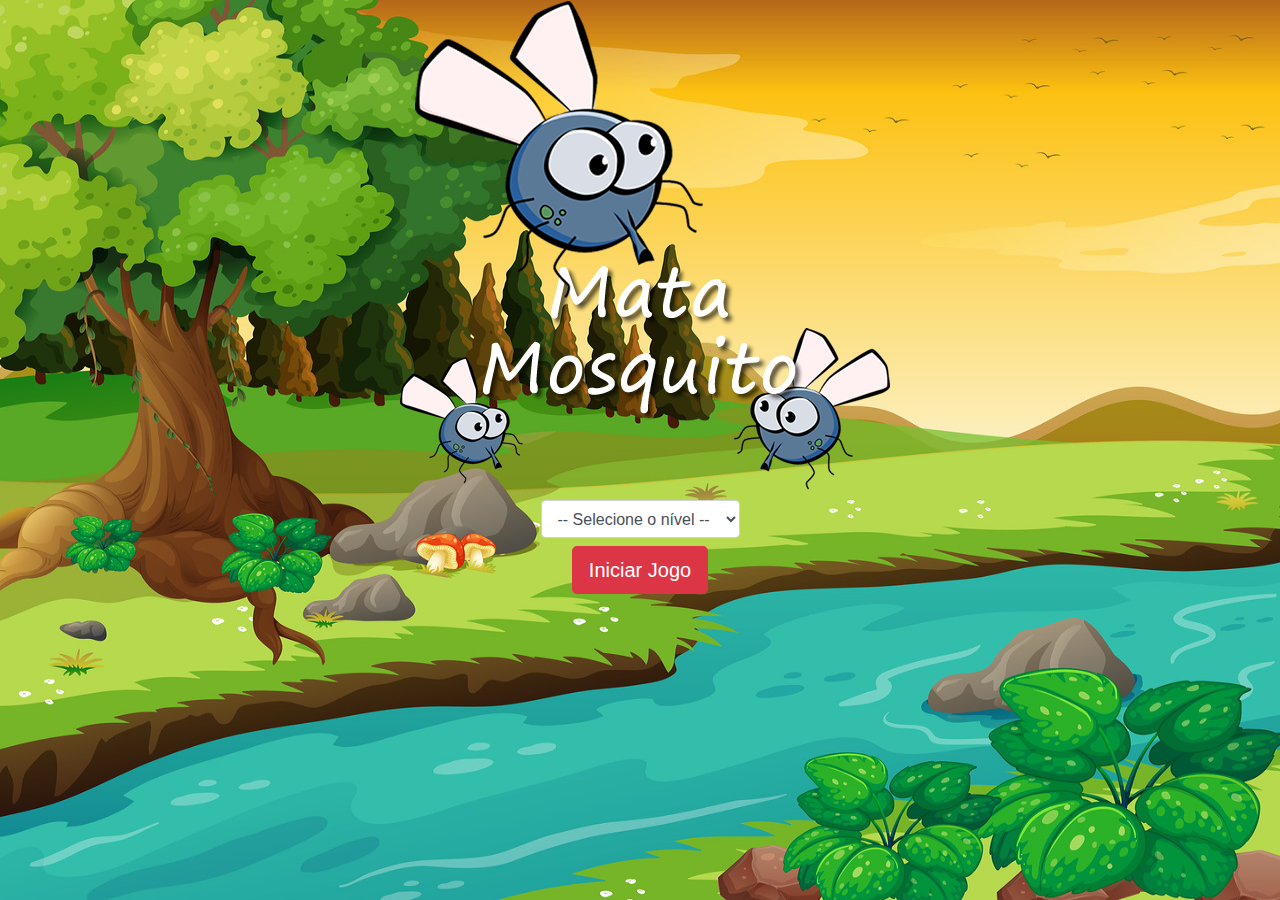
<file: index.html>
<!DOCTYPE html>
<html>
	<head>
		<title></title>
		<meta charset="UTF-8"/>
		<meta name="viewport" content="width=device-width, initial-scale=1, shrink-to-fit=no">
		<link rel="stylesheet" href="https://maxcdn.bootstrapcdn.com/bootstrap/4.0.0/css/bootstrap.min.css" integrity="sha384-Gn5384xqQ1aoWXA+058RXPxPg6fy4IWvTNh0E263XmFcJlSAwiGgFAW/dAiS6JXm" crossorigin="anonymous">

		<link rel="stylesheet" href="estilo.css"/>
	 

		<script>
			function iniciarJogo() {
				var nivel = document.getElementById('nivel').value

				if(nivel === '') {
					alert('Selecione um nível para iniciar o jogo')
					return false
				}

				window.location.href = "app.html?" + nivel

			}
		</script>
	</head>
	<body>

		<div class="container">
			<div class="row">
				<div class="col">
					<div class="d-flex justify-content-center">
						<img class="mosquitos" src="imagens/game.png" />
					</div>
				</div>
			</div>

			<div class="row">
				<div class="col">
					<div class="d-flex justify-content-center">
						<div class="mb-2">
							<select class="form-control" id="nivel">
								<option value="">-- Selecione o nível --</option>
								<option value="normal">Normal</option>
								<option value="dificil">Difícil</option>
								<option value="challenger">Challenger</option>
							</select>
						</div>
					</div>
				</div>
			</div>


			<div class="row">
				<div class="col">
					<div class="d-flex justify-content-center">
						<button type="button" class="btn btn-danger btn-lg" onclick="iniciarJogo()" >Iniciar Jogo</button>
					</div>
				</div>
			</div>
		</div>

	</body>
</html>
</file>
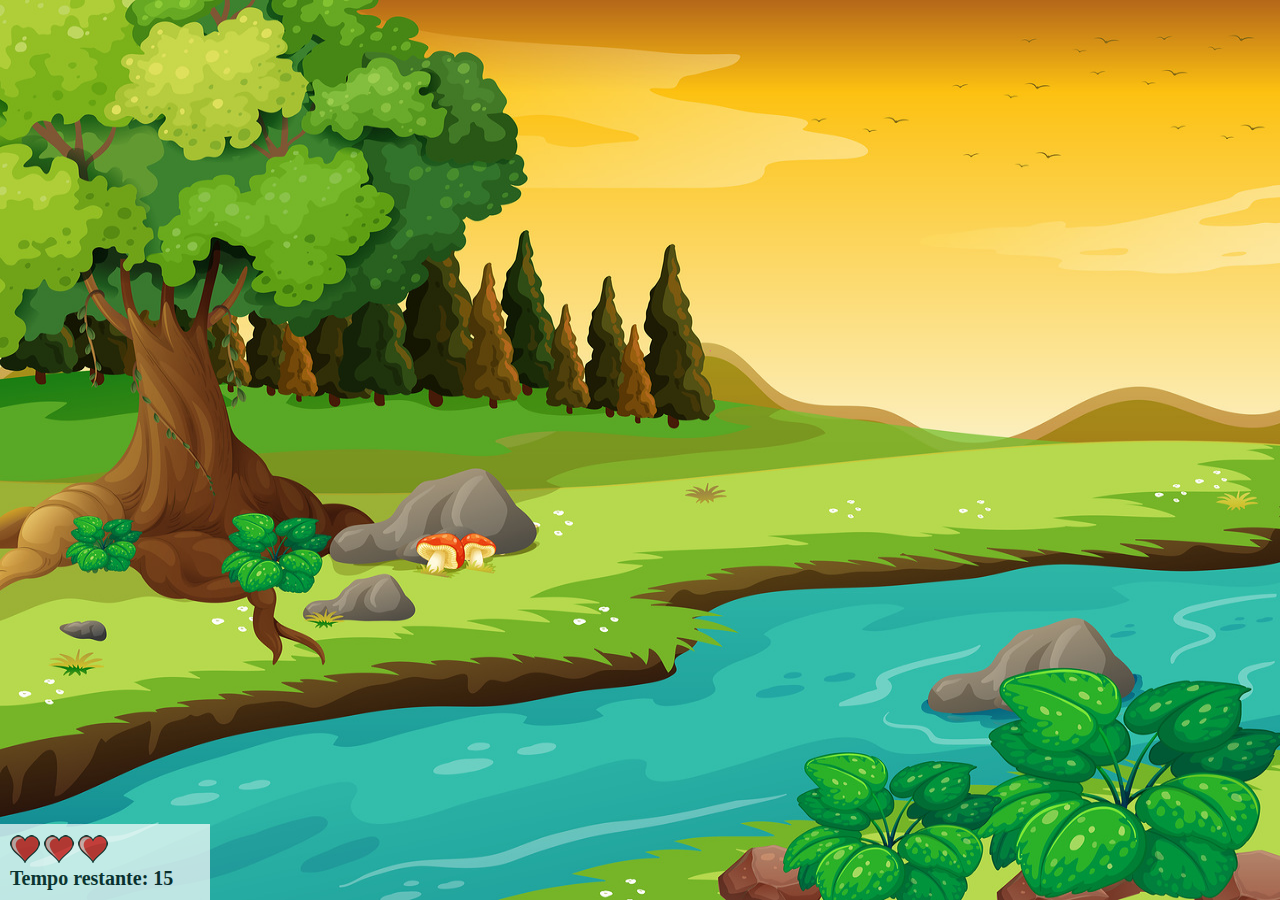
<file: app.html>
<!DOCTYPE html>
<html>
	<head>
		<title></title>
		<meta charset="UTF-8"/>
		<meta name="viewport" content="width=device-width, initial-scale=1, shrink-to-fit=no">
		<link rel="stylesheet" href="estilo.css" />
		<script src="jogo.js"></script>
	</head>
	<body onresize="ajustaTamanhoPalcoJogo()">

		<div class="painel">
			<div class="vidas">
				<img id="v1" src="imagens/coracao_cheio.png" />
				<img id="v2" src="imagens/coracao_cheio.png" />
				<img id="v3" src="imagens/coracao_cheio.png" />
			</div>

			<div class="cronometro">Tempo restante: <span id="cronometro"></span></div>
		</div>

		<script>
			document.getElementById('cronometro').innerHTML = tempo

			var criaMosca = setInterval(function() { 
				posicaoRandomica()
			}, criaMosquitoTempo)
		</script>
	</body>
</html>
</file>
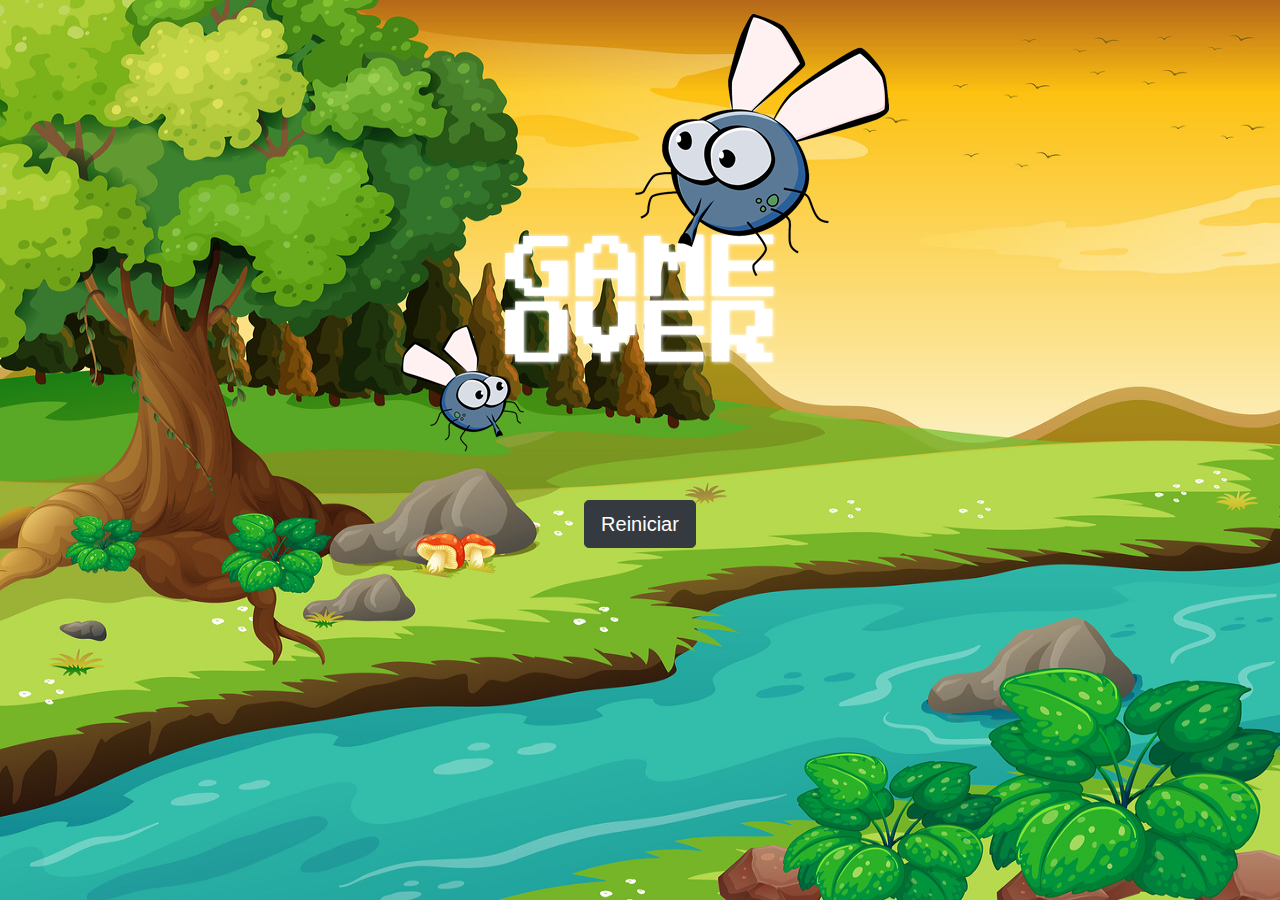
<file: fim_de_jogo.html>
<!DOCTYPE html>
<html>
	<head>
		<title></title>
		<meta charset="UTF-8"/>
		<meta name="viewport" content="width=device-width, initial-scale=1, shrink-to-fit=no">

		<link rel="stylesheet" href="https://maxcdn.bootstrapcdn.com/bootstrap/4.0.0/css/bootstrap.min.css" integrity="sha384-Gn5384xqQ1aoWXA+058RXPxPg6fy4IWvTNh0E263XmFcJlSAwiGgFAW/dAiS6JXm" crossorigin="anonymous">

		<link rel="stylesheet" href="estilo.css" />
	</head>
	<body>

		<div class="container">
			<div class="row">
				<div class="col">
					<div class="d-flex justify-content-center">
						<img class="game-over" src="imagens/game_over.png" />
					</div>
				</div>
			</div>


			<div class="row">
				<div class="col">
					<div class="d-flex justify-content-center">
						<button type="button" class="btn btn-dark btn-lg" onclick="window.location.href = 'index.html' ">Reiniciar</button>
					</div>
				</div>
			</div>
		</div>

	</body>
</html>
</file>
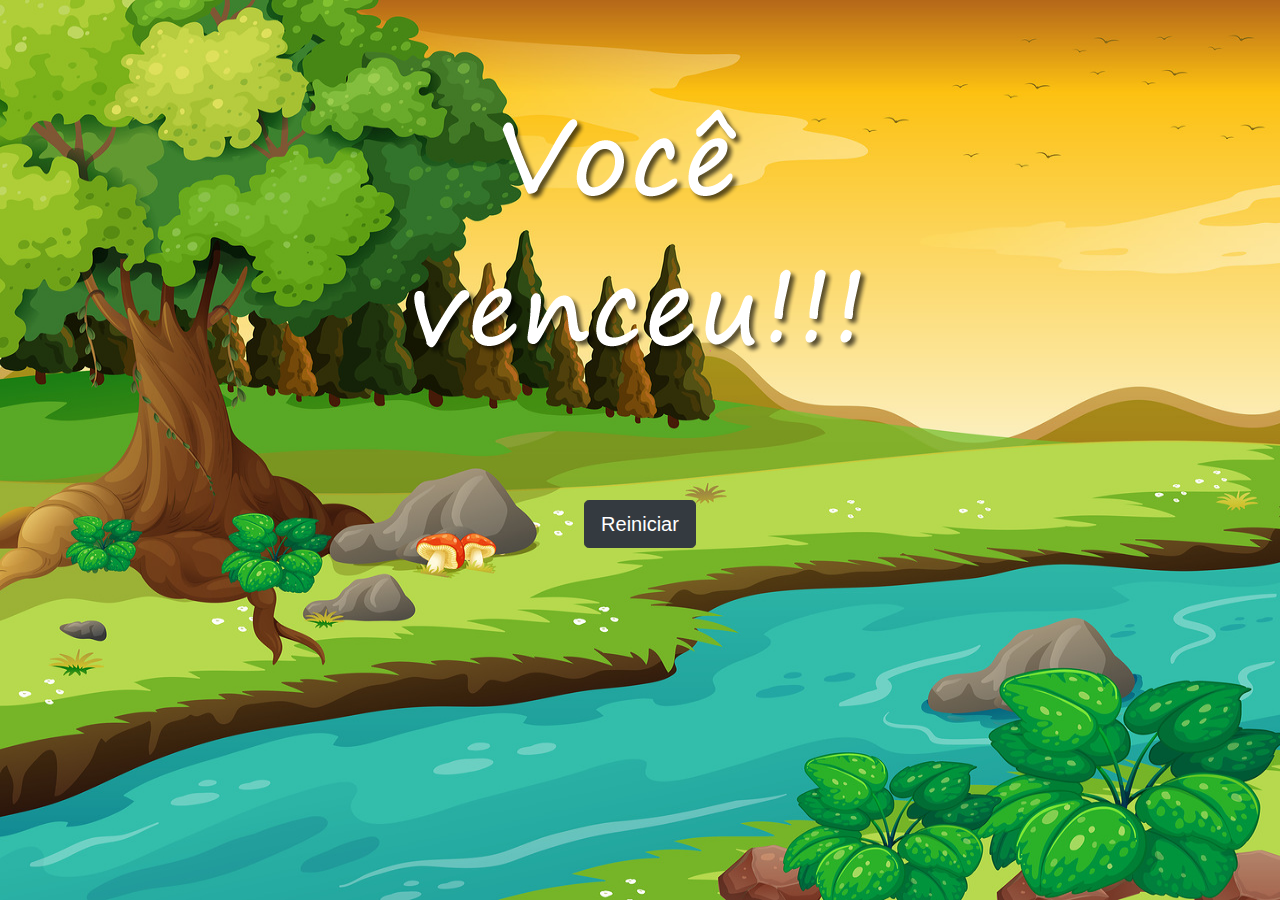
<file: vitoria.html>
<!DOCTYPE html>
<html>
	<head>
		<title></title>
		<meta charset="UTF-8" />
		<meta name="viewport" content="width=device-width, initial-scale=1, shrink-to-fit=no">

		<link rel="stylesheet" href="https://maxcdn.bootstrapcdn.com/bootstrap/4.0.0/css/bootstrap.min.css" integrity="sha384-Gn5384xqQ1aoWXA+058RXPxPg6fy4IWvTNh0E263XmFcJlSAwiGgFAW/dAiS6JXm" crossorigin="anonymous">

		<link rel="stylesheet" href="estilo.css" />
	</head>
	<body>

		<div class="container">
			<div class="row">
				<div class="col">
					<div class="d-flex justify-content-center">
						<img class="vence" src="imagens/vitoria.png" />
					</div>
				</div>
			</div>


			<div class="row">
				<div class="col">
					<div class="d-flex justify-content-center">
						<button type="button" class="btn btn-dark btn-lg" onclick="window.location.href = 'index.html' ">Reiniciar</button>
					</div>
				</div>
			</div>
		</div>

	</body>
</html>
</file>
<file: estilo.css>
html {
	cursor: url(imagens/mata_mosquito.png) 30 30, auto;
}

body {
	background-image: url(imagens/bg.jpg);
	background-repeat: no-repeat;
	background-size: 100vw 100vh;
}

.mosquito1 {
	width: 50px;
	height: 50px;
}

.mosquito2 {
	width: 70px;
	height: 70px;
}

.mosquito3 {
	width: 90px;
	height: 90px;
}

.ladoA {
	transform: scaleX(1);
}

.ladoB {
	transform: scaleX(-1);
}

.painel {
	position: absolute;
	width: 190px;
	padding: 10px;
	left: 0px;
	bottom: 0px;
	border-top:solid 1px #fff;
	background-color: #fff;
	opacity: 0.7
}

.vidas {
	float: left;
}

.cronometro {
	float: left;
	font-size: 20px;
	font-weight: bold;
}

@media only screen and (min-device-width: 320px) and (max-device-width: 480px) {
    body {
		background-image: url(imagens/bg.jpg);
		background-size: 150vh;
	}
	.mosquitos {
		image-rendering: optimizeQuality;
		width: 100vw;
	}
	
	.vence {
		width: 100vw;
	}

	.game-over {
		width: 100vw;
	}
}
</file>
